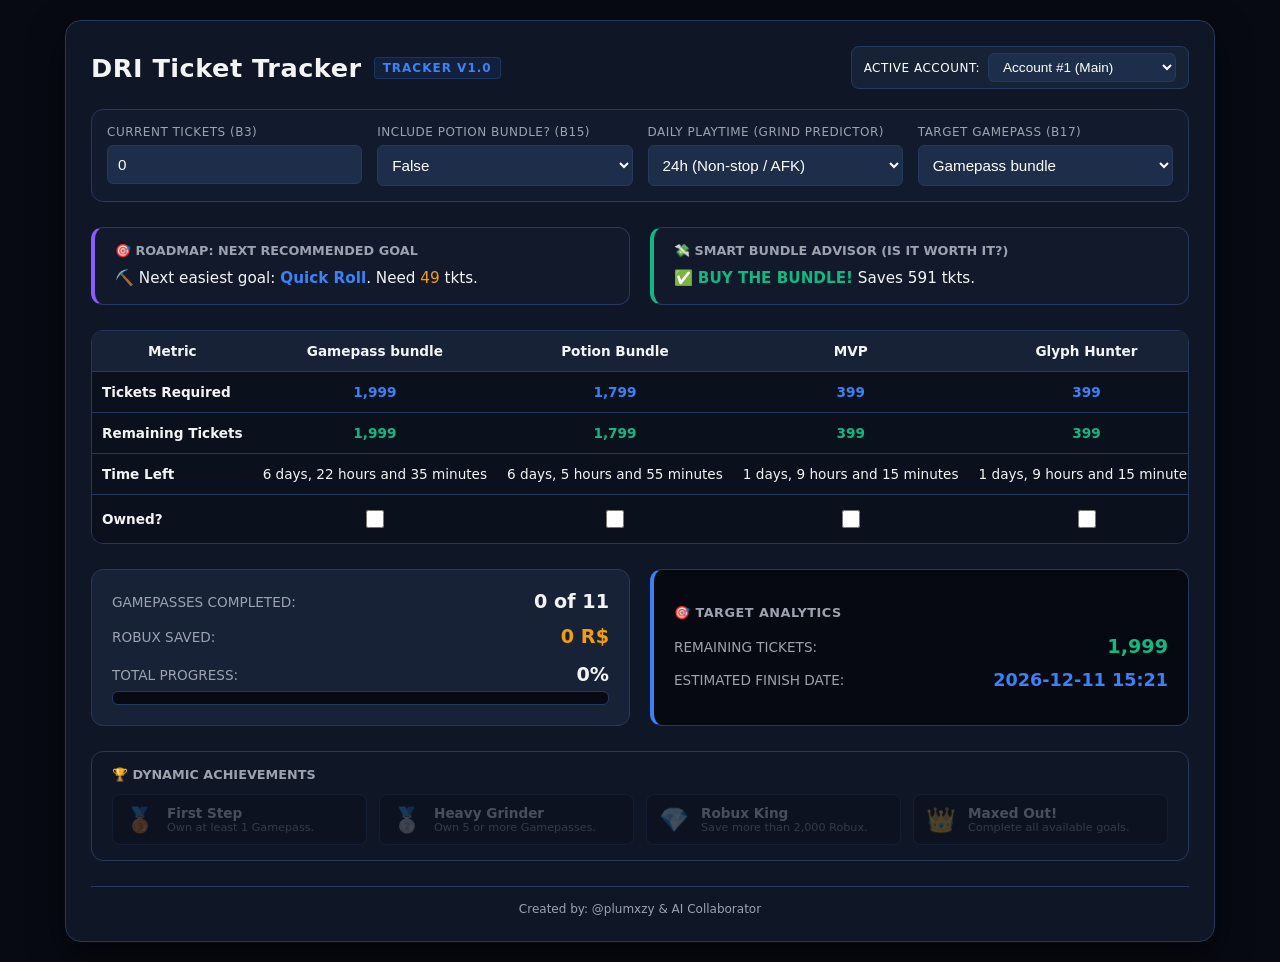
<file: DRI Ticket Tracker.html>
<!DOCTYPE html>
<html lang="en">
<head>
    <meta charset="UTF-8">
    <meta name="viewport" content="width=device-width, initial-scale=1.0">
    <title>DRI Ticket Tracker</title>
    <style>
        :root {
            --bg-dark: #070a13;
            --card-bg: #0f1626;
            --panel-bg: #172237;
            --input-bg: #1e2d4a;
            --border-color: #26395c;
            --text-main: #f3f4f6;
            --text-muted: #9ca3af;
            --blue-glow: #3b82f6;
            --green-glow: #10b981;
            --amber-glow: #f59e0b;
            --purple-glow: #8b5cf6;
            --red-glow: #ef4444;
        }

        body {
            background-color: var(--bg-dark);
            color: var(--text-main);
            font-family: 'Segoe UI', system-ui, sans-serif;
            margin: 0;
            padding: 20px;
            display: flex;
            justify-content: center;
            align-items: center;
            min-height: 100vh;
        }

        .tracker-card {
            background-color: var(--card-bg);
            border: 1px solid var(--border-color);
            border-radius: 16px;
            padding: 25px;
            width: 100%;
            max-width: 1150px;
            box-shadow: 0 15px 35px rgba(0, 0, 0, 0.6);
            box-sizing: border-box;
        }

        .header-area {
            display: flex;
            justify-content: space-between;
            align-items: center;
            margin-bottom: 5px;
            flex-wrap: wrap;
            gap: 10px;
        }
        h1 { font-size: 1.6rem; margin: 0; letter-spacing: 0.5px; }
        
        .section-version { 
            font-size: 0.75rem; 
            font-weight: bold; 
            letter-spacing: 1px;
            padding: 3px 8px;
            border-radius: 4px;
        }
        .v-tracker { color: var(--blue-glow); background: rgba(59, 130, 246, 0.1); border: 1px solid rgba(59, 130, 246, 0.2); }

        .profile-group {
            display: flex;
            align-items: center;
            gap: 8px;
            background: var(--panel-bg);
            padding: 6px 12px;
            border-radius: 8px;
            border: 1px solid var(--border-color);
        }

        .controls-grid {
            display: grid;
            grid-template-columns: repeat(auto-fit, minmax(180px, 1fr));
            gap: 15px;
            margin-bottom: 25px;
            background: rgba(23, 34, 55, 0.4);
            padding: 15px;
            border-radius: 12px;
            border: 1px solid var(--border-color);
        }

        .input-group { display: flex; flex-direction: column; }
        label { font-size: 0.75rem; color: var(--text-muted); margin-bottom: 6px; text-transform: uppercase; letter-spacing: 0.5px; }
        
        input[type="number"], select {
            background-color: var(--input-bg);
            border: 1px solid var(--border-color);
            border-radius: 6px;
            padding: 10px;
            color: white;
            font-size: 0.95rem;
            outline: none;
            transition: border-color 0.2s;
        }
        input[type="number"]:focus, select:focus { border-color: var(--blue-glow); }

        .smart-tools-grid {
            display: grid;
            grid-template-columns: 1fr 1fr;
            gap: 20px;
            margin-bottom: 25px;
        }
        @media (max-width: 768px) { .smart-tools-grid { grid-template-columns: 1fr; } }

        .tool-box {
            background: rgba(23, 34, 55, 0.3);
            border: 1px solid var(--border-color);
            border-radius: 12px;
            padding: 15px 20px;
        }
        .tool-title { font-size: 0.8rem; text-transform: uppercase; color: var(--text-muted); font-weight: bold; margin-bottom: 10px; }
        .tool-content { font-size: 0.95rem; line-height: 1.4; font-weight: 500; }

        .table-wrapper {
            overflow-x: auto;
            border: 1px solid var(--border-color);
            border-radius: 12px;
            background-color: rgba(7, 10, 19, 0.5);
            margin-bottom: 25px;
        }

        table {
            width: 100%;
            border-collapse: collapse;
            text-align: center;
            font-size: 0.85rem;
            min-width: 1000px;
        }

        th, td { padding: 12px 10px; border-bottom: 1px solid var(--border-color); white-space: nowrap; }
        th { background-color: var(--panel-bg); color: var(--text-main); font-weight: 600; }
        tr:last-child td { border-bottom: none; }
        .td-highlight { color: var(--blue-glow); font-weight: bold; }
        .td-remaining { color: var(--green-glow); font-weight: bold; }

        .checkbox-cell { cursor: pointer; width: 18px; height: 18px; accent-color: var(--blue-glow); }

        .bottom-sections {
            display: grid;
            grid-template-columns: 1fr 1fr;
            gap: 20px;
            margin-bottom: 25px;
        }
        @media (max-width: 768px) { .bottom-sections { grid-template-columns: 1fr; } }

        .metrics-panel {
            background: var(--panel-bg);
            border-radius: 12px;
            padding: 20px;
            border: 1px solid var(--border-color);
        }

        .metric-row { display: flex; justify-content: space-between; align-items: center; margin-bottom: 12px; }
        .metric-row:last-child { margin-bottom: 0; }
        .metric-lbl { font-size: 0.85rem; color: var(--text-muted); text-transform: uppercase; }
        .metric-val { font-size: 1.2rem; font-weight: bold; }
        .metric-val.amber { color: var(--amber-glow); }

        .progress-box { margin-top: 15px; }
        .bar-bg { background: var(--bg-dark); height: 12px; border-radius: 6px; overflow: hidden; border: 1px solid var(--border-color); }
        .bar-fill { background: linear-gradient(90deg, var(--blue-glow), var(--green-glow)); width: 0%; height: 100%; transition: width 0.3s; }

        .prediction-panel {
            background: #060912;
            border-radius: 12px;
            padding: 20px;
            border: 1px solid var(--border-color);
            border-left: 4px solid var(--blue-glow);
            display: flex;
            flex-direction: column;
            justify-content: center;
        }
        .pred-title { font-size: 0.8rem; text-transform: uppercase; color: var(--text-muted); letter-spacing: 0.5px; margin-bottom: 15px; font-weight: bold; }

        .achievements-panel {
            background: rgba(15, 22, 38, 0.6);
            border: 1px solid var(--border-color);
            border-radius: 12px;
            padding: 15px 20px;
            margin-bottom: 25px;
        }
        .achievements-title { font-size: 0.8rem; text-transform: uppercase; color: var(--text-muted); font-weight: bold; margin-bottom: 12px; }
        .achievements-grid { display: grid; grid-template-columns: repeat(auto-fit, minmax(200px, 1fr)); gap: 12px; }
        .ach-card {
            background: var(--bg-dark); border: 1px solid var(--border-color); padding: 10px 12px; border-radius: 8px;
            display: flex; align-items: center; gap: 12px; opacity: 0.25; transition: all 0.3s ease;
        }
        .ach-card.unlocked { opacity: 1; border-color: var(--purple-glow); box-shadow: 0 0 10px rgba(139, 92, 246, 0.2); }
        .ach-icon { font-size: 1.5rem; }
        .ach-info { display: flex; flex-direction: column; }
        .ach-name { font-size: 0.85rem; font-weight: bold; color: var(--text-main); }
        .ach-desc { font-size: 0.7rem; color: var(--text-muted); }

        .footer { text-align: center; font-size: 0.75rem; color: var(--text-muted); margin-top: 25px; border-top: 1px solid var(--border-color); padding-top: 15px; }
    </style>
</head>
<body>

<div class="tracker-card">
    
    <div class="header-area">
        <div style="display: flex; align-items: center; gap: 12px;">
            <h1>DRI Ticket Tracker</h1>
            <span class="section-version v-tracker">TRACKER V1.0</span>
        </div>
        <div class="profile-group">
            <label style="margin: 0; color: white;">Active Account:</label>
            <select id="active-profile" onchange="switchProfile()" style="padding: 5px 10px; font-size: 0.85rem;">
                <option value="profile_1">Account #1 (Main)</option>
                <option value="profile_2">Account #2 (Secondary)</option>
                <option value="profile_3">Account #3 (Friend)</option>
            </select>
        </div>
    </div>
    <div style="margin-bottom: 20px;"></div>

    <div class="controls-grid">
        <div class="input-group">
            <label>Current Tickets (B3)</label>
            <input type="number" id="current-tickets" value="0" min="0" oninput="calculateAll()">
        </div>
        <div class="input-group">
            <label>Include Potion Bundle? (B15)</label>
            <select id="include-potion" onchange="calculateAll()">
                <option value="False">False</option>
                <option value="True">True</option>
            </select>
        </div>
        <div class="input-group">
            <label>Daily Playtime (Grind Predictor)</label>
            <select id="daily-hours" onchange="calculateAll()">
                <option value="24">24h (Non-stop / AFK)</option>
                <option value="12">12 hours / day</option>
                <option value="6">6 hours / day</option>
                <option value="4">4 hours / day</option>
                <option value="2">2 hours / day</option>
                <option value="1">1 hour / day</option>
            </select>
        </div>
        <div class="input-group">
            <label>Target Gamepass (B17)</label>
            <select id="target-gamepass" onchange="calculateAll()">
                <option value="Gamepass bundle">Gamepass bundle</option>
                <option value="Potion Bundle">Potion Bundle</option>
                <option value="MVP">MVP</option>
                <option value="Glyph Hunter">Glyph Hunter</option>
                <option value="Rarity Master">Rarity Master</option>
                <option value="Rune Master">Rune Master</option>
                <option value="Double Essence">Double Essence</option>
                <option value="Triple XP">Triple XP</option>
                <option value="Double Coins">Double Coins</option>
                <option value="VIP">VIP</option>
                <option value="Lucky">Lucky</option>
                <option value="Quick Roll">Quick Roll</option>
            </select>
        </div>
    </div>

    <div class="smart-tools-grid">
        <div class="tool-box" style="border-left: 4px solid var(--purple-glow);">
            <div class="tool-title">🎯 Roadmap: Next Recommended Goal</div>
            <div class="tool-content" id="roadmap-suggestion">Calculating next step...</div>
        </div>
        <div class="tool-box" id="bundle-advisor-box" style="border-left: 4px solid var(--amber-glow);">
            <div class="tool-title">💸 Smart Bundle Advisor (Is it worth it?)</div>
            <div class="tool-content" id="bundle-advisor-text">Analyzing owned gamepasses...</div>
        </div>
    </div>

    <div class="table-wrapper">
        <table>
            <thead><tr id="row-headers"><th>Metric</th></tr></thead>
            <tbody>
                <tr id="row-required"><td style="text-align: left; font-weight: bold;">Tickets Required</td></tr>
                <tr id="row-remaining"><td style="text-align: left; font-weight: bold;">Remaining Tickets</td></tr>
                <tr id="row-time"><td style="text-align: left; font-weight: bold;">Time Left</td></tr>
                <tr id="row-owned"><td style="text-align: left; font-weight: bold;">Owned?</td></tr>
            </tbody>
        </table>
    </div>

    <div class="bottom-sections">
        <div class="metrics-panel">
            <div class="metric-row">
                <span class="metric-lbl">Gamepasses Completed:</span>
                <span id="stat-completed" class="metric-val">0 of 11</span>
            </div>
            <div class="metric-row">
                <span class="metric-lbl">Robux Saved:</span>
                <span id="stat-robux" class="metric-val amber">0 R$</span>
            </div>
            <div class="progress-box">
                <div class="metric-row" style="margin-bottom: 5px;">
                    <span class="metric-lbl">Total Progress:</span>
                    <span id="stat-progress" class="metric-val">0%</span>
                </div>
                <div class="bar-bg"><div id="progress-fill" class="bar-fill"></div></div>
            </div>
        </div>

        <div class="prediction-panel">
            <div class="pred-title">🎯 Target Analytics</div>
            <div class="metric-row">
                <span class="metric-lbl">Remaining Tickets:</span>
                <span id="target-rem" class="metric-val" style="color: var(--green-glow);">0</span>
            </div>
            <div class="metric-row">
                <span class="metric-lbl">Estimated Finish Date:</span>
                <span id="target-date" class="metric-val" style="color: var(--blue-glow); font-size:1.1rem;">-</span>
            </div>
        </div>
    </div>

    <div class="achievements-panel">
        <div class="achievements-title">🏆 Dynamic Achievements</div>
        <div class="achievements-grid">
            <div class="ach-card" id="ach-first">
                <div class="ach-icon">🥉</div>
                <div class="ach-info"><span class="ach-name">First Step</span><span class="ach-desc">Own at least 1 Gamepass.</span></div>
            </div>
            <div class="ach-card" id="ach-half">
                <div class="ach-icon">🥈</div>
                <div class="ach-info"><span class="ach-name">Heavy Grinder</span><span class="ach-desc">Own 5 or more Gamepasses.</span></div>
            </div>
            <div class="ach-card" id="ach-rich">
                <div class="ach-icon">💎</div>
                <div class="ach-info"><span class="ach-name">Robux King</span><span class="ach-desc">Save more than 2,000 Robux.</span></div>
            </div>
            <div class="ach-card" id="ach-max">
                <div class="ach-icon">👑</div>
                <div class="ach-info"><span class="ach-name">Maxed Out!</span><span class="ach-desc">Complete all available goals.</span></div>
            </div>
        </div>
    </div>

    <div class="footer">Created by: @plumxzy & AI Collaborator</div>
</div>

<script>
    const gamepasses = [
        { id: "gp_bundle", name: "Gamepass bundle", cost: 1999, isBundle: true, isPotion: false },
        { id: "potion_bundle", name: "Potion Bundle", cost: 1799, isBundle: false, isPotion: true },
        { id: "mvp", name: "MVP", cost: 399, isBundle: false, isPotion: false },
        { id: "glyph", name: "Glyph Hunter", cost: 399, isBundle: false, isPotion: false },
        { id: "rarity", name: "Rarity Master", cost: 399, isBundle: false, isPotion: false },
        { id: "rune", name: "Rune Master", cost: 399, isBundle: false, isPotion: false },
        { id: "essence", name: "Double Essence", cost: 249, isBundle: false, isPotion: false },
        { id: "xp", name: "Triple XP", cost: 249, isBundle: false, isPotion: false },
        { id: "coins", name: "Double Coins", cost: 199, isBundle: false, isPotion: false },
        { id: "vip", name: "VIP", cost: 149, isBundle: false, isPotion: false },
        { id: "lucky", name: "Lucky", cost: 99, isBundle: false, isPotion: false },
        { id: "quick", name: "Quick Roll", cost: 49, isBundle: false, isPotion: false }
    ];

    let isUpdatingCheckboxes = false;

    function buildTrackerTableUI() {
        const headersRow = document.getElementById('row-headers');
        const requiredRow = document.getElementById('row-required');
        const remainingRow = document.getElementById('row-remaining');
        const timeRow = document.getElementById('row-time');
        const ownedRow = document.getElementById('row-owned');

        headersRow.innerHTML = "<th>Metric</th>";
        requiredRow.innerHTML = "<td style='text-align: left; font-weight: bold;'>Tickets Required</td>";
        remainingRow.innerHTML = "<td style='text-align: left; font-weight: bold;'>Remaining Tickets</td>";
        timeRow.innerHTML = "<td style='text-align: left; font-weight: bold;'>Time Left</td>";
        ownedRow.innerHTML = "<td style='text-align: left; font-weight: bold;'>Owned?</td>";

        gamepasses.forEach(gp => {
            const th = document.createElement('th'); th.innerText = gp.name; headersRow.appendChild(th);
            const tdReq = document.createElement('td'); tdReq.className = 'td-highlight'; tdReq.innerText = gp.cost.toLocaleString(); requiredRow.appendChild(tdReq);
            const tdRem = document.createElement('td'); tdRem.id = `rem-${gp.id}`; tdRem.className = 'td-remaining'; remainingRow.appendChild(tdRem);
            const tdTime = document.createElement('td'); tdTime.id = `time-${gp.id}`; timeRow.appendChild(tdTime);
            const tdOwned = document.createElement('td'); tdOwned.innerHTML = `<input type="checkbox" id="check-${gp.id}" class="checkbox-cell" onchange="handleCheckboxChange('${gp.id}')">`; ownedRow.appendChild(tdOwned);
        });
    }

    function formatTime(minutes) {
        if (minutes <= 0) return "0 hours";
        const days = Math.floor(minutes / 1440); const hours = Math.floor((minutes % 1440) / 60); const mins = Math.round(minutes % 60);
        let str = ""; if (days > 0) str += `${days} days, `; if (hours > 0 || days > 0) str += `${hours} hours and `;
        str += `${mins} minutes`; return str;
    }

    function handleCheckboxChange(changedId) {
        if (isUpdatingCheckboxes) return;
        isUpdatingCheckboxes = true;
        const normalPasesIds = gamepasses.filter(gp => !gp.isBundle && !gp.isPotion).map(gp => gp.id);
        if (changedId === 'gp_bundle') {
            const bundleStatus = document.getElementById('check-gp_bundle').checked;
            normalPasesIds.forEach(id => { 
                const el = document.getElementById(`check-${id}`);
                if(el) el.checked = bundleStatus; 
            });
        } else if (normalPasesIds.includes(changedId)) {
            const allNormalsChecked = normalPasesIds.every(id => {
                const el = document.getElementById(`check-${id}`);
                return el ? el.checked : false;
            });
            const bundleEl = document.getElementById('check-gp_bundle');
            if(bundleEl) bundleEl.checked = allNormalsChecked;
        }
        isUpdatingCheckboxes = false;
        calculateAll();
    }

    function switchProfile() { loadProfileData(); }

    function calculateAll() {
        const currentProfile = document.getElementById('active-profile').value;
        const currentTickets = parseInt(document.getElementById('current-tickets').value) || 0;
        const includePotion = document.getElementById('include-potion').value === "True";
        const selectedTargetName = document.getElementById('target-gamepass').value;
        const dailyHours = parseFloat(document.getElementById('daily-hours').value) || 24;

        let totalRobuxSaved = 0; let ownedCount = 0; let maxCompletedPossible = includePotion ? 12 : 11;
        let unownedLoosePasesCostSum = 0; let unownedLooseCount = 0; let nextBestPass = null;

        const saveState = { tickets: currentTickets, includePotion: includePotion, target: selectedTargetName, dailyHours: dailyHours, owned: {} };

        gamepasses.forEach(gp => {
            const cb = document.getElementById(`check-${gp.id}`);
            const isOwned = cb ? cb.checked : false;
            saveState.owned[gp.id] = isOwned;
            let remaining = gp.cost - currentTickets; if (remaining < 0) remaining = 0;

            if (isOwned) {
                remaining = 0;
                if (!gp.isBundle) { if (!gp.isPotion || (gp.isPotion && includePotion)) totalRobuxSaved += gp.cost; }
                if (!gp.isPotion || (gp.isPotion && includePotion)) ownedCount++;
            } else {
                if (!gp.isBundle && !gp.isPotion) {
                    unownedLoosePasesCostSum += gp.cost; unownedLooseCount++;
                    if (!nextBestPass || gp.cost < nextBestPass.cost) nextBestPass = gp;
                }
            }
            const remEl = document.getElementById(`rem-${gp.id}`);
            const timeEl = document.getElementById(`time-${gp.id}`);
            if (remEl) remEl.innerText = remaining.toLocaleString();
            if (timeEl) timeEl.innerText = remaining === 0 ? "0 hours" : formatTime(remaining * 5);
        });

        const mainBundleCb = document.getElementById('check-gp_bundle');
        if (mainBundleCb && mainBundleCb.checked) {
            const potionCb = document.getElementById('check-potion_bundle');
            ownedCount = includePotion && potionCb && potionCb.checked ? 12 : 11;
        }

        localStorage.setItem(`dri_state_${currentProfile}`, JSON.stringify(saveState));
        localStorage.setItem('dri_active_profile_id', currentProfile);

        document.getElementById('stat-completed').innerText = `${ownedCount} of ${maxCompletedPossible}`;
        document.getElementById('stat-robux').innerText = `${totalRobuxSaved.toLocaleString()} R$`;
        const progressPercent = Math.min(Math.round((ownedCount / maxCompletedPossible) * 100), 100);
        document.getElementById('stat-progress').innerText = `${progressPercent}%`;
        document.getElementById('progress-fill').style.width = `${progressPercent}%`;

        const roadmapText = document.getElementById('roadmap-suggestion');
        if ((mainBundleCb && mainBundleCb.checked) || unownedLooseCount === 0) {
            roadmapText.innerHTML = "🎉 <span style='color: var(--green-glow);'>All base gamepasses unlocked! You master the grind.</span>";
        } else if (nextBestPass) {
            if (currentTickets >= nextBestPass.cost) {
                roadmapText.innerHTML = `🔥 Ready to unlock: Buy <span style='color: var(--purple-glow); font-weight:bold;'>${nextBestPass.name}</span> right now!`;
            } else {
                roadmapText.innerHTML = `⛏️ Next easiest goal: <span style='color: var(--blue-glow); font-weight:bold;'>${nextBestPass.name}</span>. Need <span style='color: var(--amber-glow);'>${(nextBestPass.cost - currentTickets).toLocaleString()}</span> tkts.`;
            }
        }

        const advisorText = document.getElementById('bundle-advisor-text');
        const advisorBox = document.getElementById('bundle-advisor-box');
        if ((mainBundleCb && mainBundleCb.checked) || unownedLooseCount === 0) {
            advisorText.innerHTML = "Bundle completed."; advisorBox.style.borderLeftColor = "var(--border-color)";
        } else {
            if (unownedLoosePasesCostSum > 1999) {
                advisorText.innerHTML = `✅ <span style='color: var(--green-glow); font-weight:bold;'>BUY THE BUNDLE!</span> Saves ${(unownedLoosePasesCostSum - 1999).toLocaleString()} tkts.`;
                advisorBox.style.borderLeftColor = "var(--green-glow)";
            } else {
                advisorText.innerHTML = `❌ <span style='color: var(--red-glow); font-weight:bold;'>BUY SEPARATELY!</span> Bundle wastes ${(1999 - unownedLoosePasesCostSum).toLocaleString()} tkts.`;
                advisorBox.style.borderLeftColor = "var(--red-glow)";
            }
        }

        const targetObj = gamepasses.find(gp => gp.name === selectedTargetName);
        if (targetObj) {
            const targetCheck = document.getElementById(`check-${targetObj.id}`);
            const isTargetOwned = targetCheck ? targetCheck.checked : false;
            let targetRem = targetObj.cost - currentTickets; if (targetRem < 0) targetRem = 0;
            document.getElementById('target-rem').innerText = isTargetOwned ? "0" : targetRem.toLocaleString();

            if (isTargetOwned) document.getElementById('target-date').innerText = "Already Owned! 🎉";
            else if (targetRem === 0) document.getElementById('target-date').innerText = "COMPLETED! 🎉";
            else {
                const totalMinutes = ((targetRem * 5) / 60 / dailyHours) * 24 * 60;
                let finishDate = new Date(); 
                finishDate.setMinutes(finishDate.getMinutes() + totalMinutes);
                
                if (!isNaN(finishDate.getTime())) {
                    document.getElementById('target-date').innerText = `${finishDate.getFullYear()}-${String(finishDate.getMonth() + 1).padStart(2,'0')}-${String(finishDate.getDate()).padStart(2,'0')} ${String(finishDate.getHours()).padStart(2,'0')}:${String(finishDate.getMinutes()).padStart(2,'0')}`;
                } else {
                    document.getElementById('target-date').innerText = "-";
                }
            }
        }

        document.getElementById('ach-first').classList.toggle('unlocked', ownedCount >= 1);
        document.getElementById('ach-half').classList.toggle('unlocked', ownedCount >= 5);
        document.getElementById('ach-rich').classList.toggle('unlocked', totalRobuxSaved > 2000);
        document.getElementById('ach-max').classList.toggle('unlocked', ownedCount === maxCompletedPossible);
    }

    function loadProfileData() {
        const currentProfile = document.getElementById('active-profile').value;
        const rawData = localStorage.getItem(`dri_state_${currentProfile}`);
        
        isUpdatingCheckboxes = true;
        gamepasses.forEach(gp => { 
            const cb = document.getElementById(`check-${gp.id}`); 
            if (cb) cb.checked = false; 
        });
        isUpdatingCheckboxes = false;

        if (rawData) {
            try {
                const data = JSON.parse(rawData);
                document.getElementById('current-tickets').value = data.tickets || 0;
                document.getElementById('include-potion').value = data.includePotion ? "True" : "False";
                document.getElementById('target-gamepass').value = data.target || "Gamepass bundle";
                document.getElementById('daily-hours').value = data.dailyHours || "24";

                if (data.owned) {
                    isUpdatingCheckboxes = true;
                    Object.keys(data.owned).forEach(id => { 
                        const cb = document.getElementById(`check-${id}`); 
                        if (cb) cb.checked = data.owned[id]; 
                    });
                    isUpdatingCheckboxes = false;
                }
            } catch(e) { console.error(e); }
        } else {
            document.getElementById('current-tickets').value = 0; document.getElementById('include-potion').value = "False";
            document.getElementById('target-gamepass').value = "Gamepass bundle"; document.getElementById('daily-hours').value = "24";
        }
        calculateAll();
    }

    document.addEventListener("DOMContentLoaded", function() {
        buildTrackerTableUI();

        const lastActiveProfile = localStorage.getItem('dri_active_profile_id');
        if (lastActiveProfile) document.getElementById('active-profile').value = lastActiveProfile;

        loadProfileData();
    });
</script>

</body>
</html>
</file>
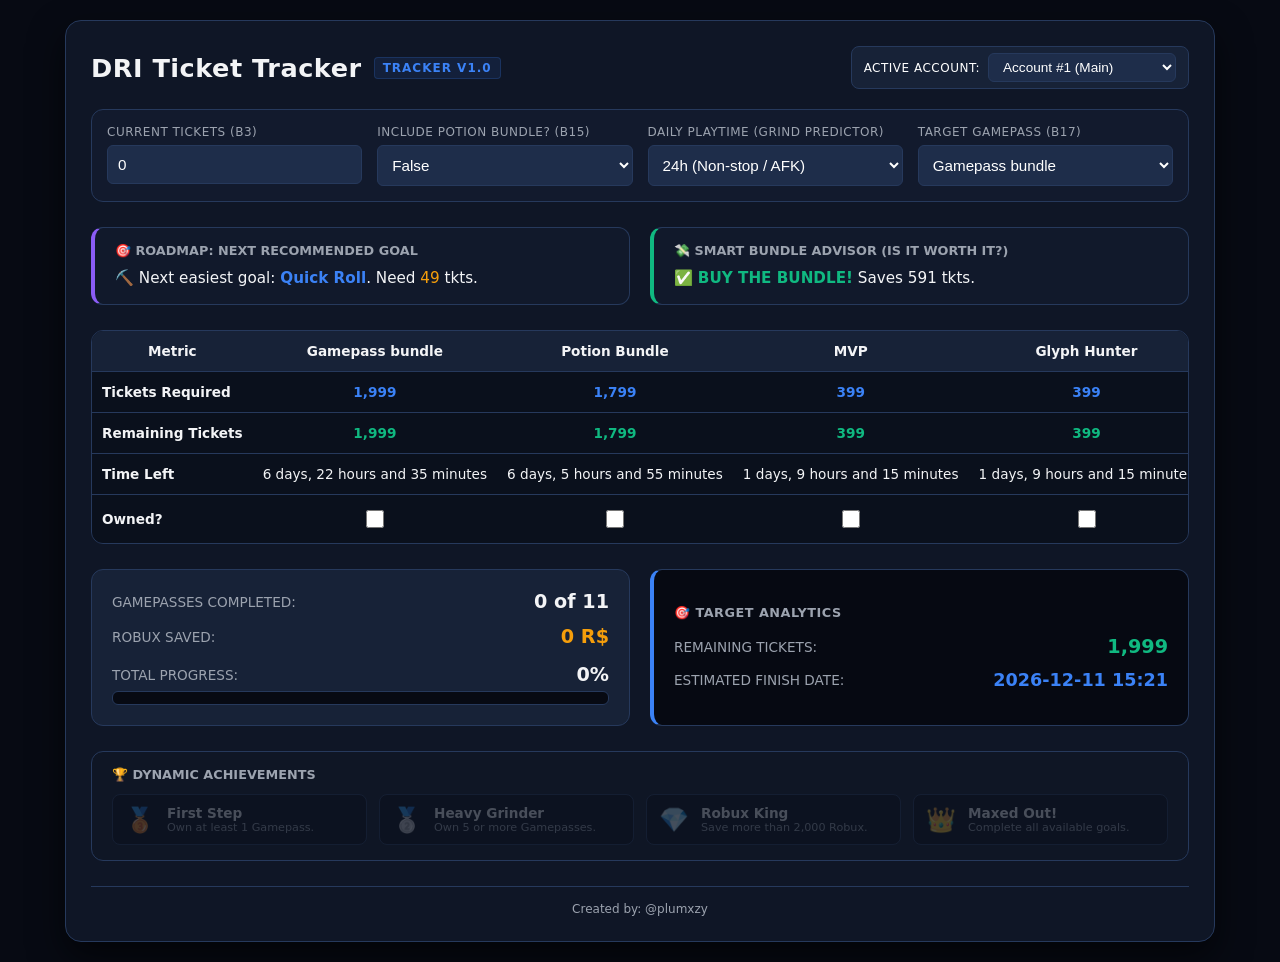
<file: lol.html>
<!DOCTYPE html>
<html lang="en">
<head>
    <meta charset="UTF-8">
    <meta name="viewport" content="width=device-width, initial-scale=1.0">
    <title>DRI Ticket Tracker</title>
    <style>
        :root {
            --bg-dark: #070a13;
            --card-bg: #0f1626;
            --panel-bg: #172237;
            --input-bg: #1e2d4a;
            --border-color: #26395c;
            --text-main: #f3f4f6;
            --text-muted: #9ca3af;
            --blue-glow: #3b82f6;
            --green-glow: #10b981;
            --amber-glow: #f59e0b;
            --purple-glow: #8b5cf6;
            --red-glow: #ef4444;
        }

        body {
            background-color: var(--bg-dark);
            color: var(--text-main);
            font-family: 'Segoe UI', system-ui, sans-serif;
            margin: 0;
            padding: 20px;
            display: flex;
            justify-content: center;
            align-items: center;
            min-height: 100vh;
        }

        .tracker-card {
            background-color: var(--card-bg);
            border: 1px solid var(--border-color);
            border-radius: 16px;
            padding: 25px;
            width: 100%;
            max-width: 1150px;
            box-shadow: 0 15px 35px rgba(0, 0, 0, 0.6);
            box-sizing: border-box;
        }

        .header-area {
            display: flex;
            justify-content: space-between;
            align-items: center;
            margin-bottom: 5px;
            flex-wrap: wrap;
            gap: 10px;
        }
        h1 { font-size: 1.6rem; margin: 0; letter-spacing: 0.5px; }
        
        .section-version { 
            font-size: 0.75rem; 
            font-weight: bold; 
            letter-spacing: 1px;
            padding: 3px 8px;
            border-radius: 4px;
        }
        .v-tracker { color: var(--blue-glow); background: rgba(59, 130, 246, 0.1); border: 1px solid rgba(59, 130, 246, 0.2); }

        .profile-group {
            display: flex;
            align-items: center;
            gap: 8px;
            background: var(--panel-bg);
            padding: 6px 12px;
            border-radius: 8px;
            border: 1px solid var(--border-color);
        }

        .controls-grid {
            display: grid;
            grid-template-columns: repeat(auto-fit, minmax(180px, 1fr));
            gap: 15px;
            margin-bottom: 25px;
            background: rgba(23, 34, 55, 0.4);
            padding: 15px;
            border-radius: 12px;
            border: 1px solid var(--border-color);
        }

        .input-group { display: flex; flex-direction: column; }
        label { font-size: 0.75rem; color: var(--text-muted); margin-bottom: 6px; text-transform: uppercase; letter-spacing: 0.5px; }
        
        input[type="number"], select {
            background-color: var(--input-bg);
            border: 1px solid var(--border-color);
            border-radius: 6px;
            padding: 10px;
            color: white;
            font-size: 0.95rem;
            outline: none;
            transition: border-color 0.2s;
        }
        input[type="number"]:focus, select:focus { border-color: var(--blue-glow); }

        .smart-tools-grid {
            display: grid;
            grid-template-columns: 1fr 1fr;
            gap: 20px;
            margin-bottom: 25px;
        }
        @media (max-width: 768px) { .smart-tools-grid { grid-template-columns: 1fr; } }

        .tool-box {
            background: rgba(23, 34, 55, 0.3);
            border: 1px solid var(--border-color);
            border-radius: 12px;
            padding: 15px 20px;
        }
        .tool-title { font-size: 0.8rem; text-transform: uppercase; color: var(--text-muted); font-weight: bold; margin-bottom: 10px; }
        .tool-content { font-size: 0.95rem; line-height: 1.4; font-weight: 500; }

        .table-wrapper {
            overflow-x: auto;
            border: 1px solid var(--border-color);
            border-radius: 12px;
            background-color: rgba(7, 10, 19, 0.5);
            margin-bottom: 25px;
        }

        table {
            width: 100%;
            border-collapse: collapse;
            text-align: center;
            font-size: 0.85rem;
            min-width: 1000px;
        }

        th, td { padding: 12px 10px; border-bottom: 1px solid var(--border-color); white-space: nowrap; }
        th { background-color: var(--panel-bg); color: var(--text-main); font-weight: 600; }
        tr:last-child td { border-bottom: none; }
        .td-highlight { color: var(--blue-glow); font-weight: bold; }
        .td-remaining { color: var(--green-glow); font-weight: bold; }

        .checkbox-cell { cursor: pointer; width: 18px; height: 18px; accent-color: var(--blue-glow); }

        .bottom-sections {
            display: grid;
            grid-template-columns: 1fr 1fr;
            gap: 20px;
            margin-bottom: 25px;
        }
        @media (max-width: 768px) { .bottom-sections { grid-template-columns: 1fr; } }

        .metrics-panel {
            background: var(--panel-bg);
            border-radius: 12px;
            padding: 20px;
            border: 1px solid var(--border-color);
        }

        .metric-row { display: flex; justify-content: space-between; align-items: center; margin-bottom: 12px; }
        .metric-row:last-child { margin-bottom: 0; }
        .metric-lbl { font-size: 0.85rem; color: var(--text-muted); text-transform: uppercase; }
        .metric-val { font-size: 1.2rem; font-weight: bold; }
        .metric-val.amber { color: var(--amber-glow); }

        .progress-box { margin-top: 15px; }
        .bar-bg { background: var(--bg-dark); height: 12px; border-radius: 6px; overflow: hidden; border: 1px solid var(--border-color); }
        .bar-fill { background: linear-gradient(90deg, var(--blue-glow), var(--green-glow)); width: 0%; height: 100%; transition: width 0.3s; }

        .prediction-panel {
            background: #060912;
            border-radius: 12px;
            padding: 20px;
            border: 1px solid var(--border-color);
            border-left: 4px solid var(--blue-glow);
            display: flex;
            flex-direction: column;
            justify-content: center;
        }
        .pred-title { font-size: 0.8rem; text-transform: uppercase; color: var(--text-muted); letter-spacing: 0.5px; margin-bottom: 15px; font-weight: bold; }

        .achievements-panel {
            background: rgba(15, 22, 38, 0.6);
            border: 1px solid var(--border-color);
            border-radius: 12px;
            padding: 15px 20px;
            margin-bottom: 25px;
        }
        .achievements-title { font-size: 0.8rem; text-transform: uppercase; color: var(--text-muted); font-weight: bold; margin-bottom: 12px; }
        .achievements-grid { display: grid; grid-template-columns: repeat(auto-fit, minmax(200px, 1fr)); gap: 12px; }
        .ach-card {
            background: var(--bg-dark); border: 1px solid var(--border-color); padding: 10px 12px; border-radius: 8px;
            display: flex; align-items: center; gap: 12px; opacity: 0.25; transition: all 0.3s ease;
        }
        .ach-card.unlocked { opacity: 1; border-color: var(--purple-glow); box-shadow: 0 0 10px rgba(139, 92, 246, 0.2); }
        .ach-icon { font-size: 1.5rem; }
        .ach-info { display: flex; flex-direction: column; }
        .ach-name { font-size: 0.85rem; font-weight: bold; color: var(--text-main); }
        .ach-desc { font-size: 0.7rem; color: var(--text-muted); }

        .footer { text-align: center; font-size: 0.75rem; color: var(--text-muted); margin-top: 25px; border-top: 1px solid var(--border-color); padding-top: 15px; }
    </style>
</head>
<body>

<div class="tracker-card">
    
    <div class="header-area">
        <div style="display: flex; align-items: center; gap: 12px;">
            <h1>DRI Ticket Tracker</h1>
            <span class="section-version v-tracker">TRACKER V1.0</span>
        </div>
        <div class="profile-group">
            <label style="margin: 0; color: white;">Active Account:</label>
            <select id="active-profile" onchange="switchProfile()" style="padding: 5px 10px; font-size: 0.85rem;">
                <option value="profile_1">Account #1 (Main)</option>
                <option value="profile_2">Account #2 (Secondary)</option>
                <option value="profile_3">Account #3 (Friend)</option>
            </select>
        </div>
    </div>
    <div style="margin-bottom: 20px;"></div>

    <div class="controls-grid">
        <div class="input-group">
            <label>Current Tickets (B3)</label>
            <input type="number" id="current-tickets" value="0" min="0" oninput="calculateAll()">
        </div>
        <div class="input-group">
            <label>Include Potion Bundle? (B15)</label>
            <select id="include-potion" onchange="calculateAll()">
                <option value="False">False</option>
                <option value="True">True</option>
            </select>
        </div>
        <div class="input-group">
            <label>Daily Playtime (Grind Predictor)</label>
            <select id="daily-hours" onchange="calculateAll()">
                <option value="24">24h (Non-stop / AFK)</option>
                <option value="12">12 hours / day</option>
                <option value="6">6 hours / day</option>
                <option value="4">4 hours / day</option>
                <option value="2">2 hours / day</option>
                <option value="1">1 hour / day</option>
            </select>
        </div>
        <div class="input-group">
            <label>Target Gamepass (B17)</label>
            <select id="target-gamepass" onchange="calculateAll()">
                <option value="Gamepass bundle">Gamepass bundle</option>
                <option value="Potion Bundle">Potion Bundle</option>
                <option value="MVP">MVP</option>
                <option value="Glyph Hunter">Glyph Hunter</option>
                <option value="Rarity Master">Rarity Master</option>
                <option value="Rune Master">Rune Master</option>
                <option value="Double Essence">Double Essence</option>
                <option value="Triple XP">Triple XP</option>
                <option value="Double Coins">Double Coins</option>
                <option value="VIP">VIP</option>
                <option value="Lucky">Lucky</option>
                <option value="Quick Roll">Quick Roll</option>
            </select>
        </div>
    </div>

    <div class="smart-tools-grid">
        <div class="tool-box" style="border-left: 4px solid var(--purple-glow);">
            <div class="tool-title">🎯 Roadmap: Next Recommended Goal</div>
            <div class="tool-content" id="roadmap-suggestion">Calculating next step...</div>
        </div>
        <div class="tool-box" id="bundle-advisor-box" style="border-left: 4px solid var(--amber-glow);">
            <div class="tool-title">💸 Smart Bundle Advisor (Is it worth it?)</div>
            <div class="tool-content" id="bundle-advisor-text">Analyzing owned gamepasses...</div>
        </div>
    </div>

    <div class="table-wrapper">
        <table>
            <thead><tr id="row-headers"><th>Metric</th></tr></thead>
            <tbody>
                <tr id="row-required"><td style="text-align: left; font-weight: bold;">Tickets Required</td></tr>
                <tr id="row-remaining"><td style="text-align: left; font-weight: bold;">Remaining Tickets</td></tr>
                <tr id="row-time"><td style="text-align: left; font-weight: bold;">Time Left</td></tr>
                <tr id="row-owned"><td style="text-align: left; font-weight: bold;">Owned?</td></tr>
            </tbody>
        </table>
    </div>

    <div class="bottom-sections">
        <div class="metrics-panel">
            <div class="metric-row">
                <span class="metric-lbl">Gamepasses Completed:</span>
                <span id="stat-completed" class="metric-val">0 of 11</span>
            </div>
            <div class="metric-row">
                <span class="metric-lbl">Robux Saved:</span>
                <span id="stat-robux" class="metric-val amber">0 R$</span>
            </div>
            <div class="progress-box">
                <div class="metric-row" style="margin-bottom: 5px;">
                    <span class="metric-lbl">Total Progress:</span>
                    <span id="stat-progress" class="metric-val">0%</span>
                </div>
                <div class="bar-bg"><div id="progress-fill" class="bar-fill"></div></div>
            </div>
        </div>

        <div class="prediction-panel">
            <div class="pred-title">🎯 Target Analytics</div>
            <div class="metric-row">
                <span class="metric-lbl">Remaining Tickets:</span>
                <span id="target-rem" class="metric-val" style="color: var(--green-glow);">0</span>
            </div>
            <div class="metric-row">
                <span class="metric-lbl">Estimated Finish Date:</span>
                <span id="target-date" class="metric-val" style="color: var(--blue-glow); font-size:1.1rem;">-</span>
            </div>
        </div>
    </div>

    <div class="achievements-panel">
        <div class="achievements-title">🏆 Dynamic Achievements</div>
        <div class="achievements-grid">
            <div class="ach-card" id="ach-first">
                <div class="ach-icon">🥉</div>
                <div class="ach-info"><span class="ach-name">First Step</span><span class="ach-desc">Own at least 1 Gamepass.</span></div>
            </div>
            <div class="ach-card" id="ach-half">
                <div class="ach-icon">🥈</div>
                <div class="ach-info"><span class="ach-name">Heavy Grinder</span><span class="ach-desc">Own 5 or more Gamepasses.</span></div>
            </div>
            <div class="ach-card" id="ach-rich">
                <div class="ach-icon">💎</div>
                <div class="ach-info"><span class="ach-name">Robux King</span><span class="ach-desc">Save more than 2,000 Robux.</span></div>
            </div>
            <div class="ach-card" id="ach-max">
                <div class="ach-icon">👑</div>
                <div class="ach-info"><span class="ach-name">Maxed Out!</span><span class="ach-desc">Complete all available goals.</span></div>
            </div>
        </div>
    </div>

    <div class="footer">Created by: @plumxzy</div>
</div>

<script>
    const gamepasses = [
        { id: "gp_bundle", name: "Gamepass bundle", cost: 1999, isBundle: true, isPotion: false },
        { id: "potion_bundle", name: "Potion Bundle", cost: 1799, isBundle: false, isPotion: true },
        { id: "mvp", name: "MVP", cost: 399, isBundle: false, isPotion: false },
        { id: "glyph", name: "Glyph Hunter", cost: 399, isBundle: false, isPotion: false },
        { id: "rarity", name: "Rarity Master", cost: 399, isBundle: false, isPotion: false },
        { id: "rune", name: "Rune Master", cost: 399, isBundle: false, isPotion: false },
        { id: "essence", name: "Double Essence", cost: 249, isBundle: false, isPotion: false },
        { id: "xp", name: "Triple XP", cost: 249, isBundle: false, isPotion: false },
        { id: "coins", name: "Double Coins", cost: 199, isBundle: false, isPotion: false },
        { id: "vip", name: "VIP", cost: 149, isBundle: false, isPotion: false },
        { id: "lucky", name: "Lucky", cost: 99, isBundle: false, isPotion: false },
        { id: "quick", name: "Quick Roll", cost: 49, isBundle: false, isPotion: false }
    ];

    let isUpdatingCheckboxes = false;

    function buildTrackerTableUI() {
        const headersRow = document.getElementById('row-headers');
        const requiredRow = document.getElementById('row-required');
        const remainingRow = document.getElementById('row-remaining');
        const timeRow = document.getElementById('row-time');
        const ownedRow = document.getElementById('row-owned');

        headersRow.innerHTML = "<th>Metric</th>";
        requiredRow.innerHTML = "<td style='text-align: left; font-weight: bold;'>Tickets Required</td>";
        remainingRow.innerHTML = "<td style='text-align: left; font-weight: bold;'>Remaining Tickets</td>";
        timeRow.innerHTML = "<td style='text-align: left; font-weight: bold;'>Time Left</td>";
        ownedRow.innerHTML = "<td style='text-align: left; font-weight: bold;'>Owned?</td>";

        gamepasses.forEach(gp => {
            const th = document.createElement('th'); th.innerText = gp.name; headersRow.appendChild(th);
            const tdReq = document.createElement('td'); tdReq.className = 'td-highlight'; tdReq.innerText = gp.cost.toLocaleString(); requiredRow.appendChild(tdReq);
            const tdRem = document.createElement('td'); tdRem.id = `rem-${gp.id}`; tdRem.className = 'td-remaining'; remainingRow.appendChild(tdRem);
            const tdTime = document.createElement('td'); tdTime.id = `time-${gp.id}`; timeRow.appendChild(tdTime);
            const tdOwned = document.createElement('td'); tdOwned.innerHTML = `<input type="checkbox" id="check-${gp.id}" class="checkbox-cell" onchange="handleCheckboxChange('${gp.id}')">`; ownedRow.appendChild(tdOwned);
        });
    }

    function formatTime(minutes) {
        if (minutes <= 0) return "0 hours";
        const days = Math.floor(minutes / 1440); const hours = Math.floor((minutes % 1440) / 60); const mins = Math.round(minutes % 60);
        let str = ""; if (days > 0) str += `${days} days, `; if (hours > 0 || days > 0) str += `${hours} hours and `;
        str += `${mins} minutes`; return str;
    }

    function handleCheckboxChange(changedId) {
        if (isUpdatingCheckboxes) return;
        isUpdatingCheckboxes = true;
        const normalPasesIds = gamepasses.filter(gp => !gp.isBundle && !gp.isPotion).map(gp => gp.id);
        if (changedId === 'gp_bundle') {
            const bundleStatus = document.getElementById('check-gp_bundle').checked;
            normalPasesIds.forEach(id => { 
                const el = document.getElementById(`check-${id}`);
                if(el) el.checked = bundleStatus; 
            });
        } else if (normalPasesIds.includes(changedId)) {
            const allNormalsChecked = normalPasesIds.every(id => {
                const el = document.getElementById(`check-${id}`);
                return el ? el.checked : false;
            });
            const bundleEl = document.getElementById('check-gp_bundle');
            if(bundleEl) bundleEl.checked = allNormalsChecked;
        }
        isUpdatingCheckboxes = false;
        calculateAll();
    }

    function switchProfile() { loadProfileData(); }

    function calculateAll() {
        const currentProfile = document.getElementById('active-profile').value;
        const currentTickets = parseInt(document.getElementById('current-tickets').value) || 0;
        const includePotion = document.getElementById('include-potion').value === "True";
        const selectedTargetName = document.getElementById('target-gamepass').value;
        const dailyHours = parseFloat(document.getElementById('daily-hours').value) || 24;

        let totalRobuxSaved = 0; let ownedCount = 0; let maxCompletedPossible = includePotion ? 12 : 11;
        let unownedLoosePasesCostSum = 0; let unownedLooseCount = 0; let nextBestPass = null;

        const saveState = { tickets: currentTickets, includePotion: includePotion, target: selectedTargetName, dailyHours: dailyHours, owned: {} };

        gamepasses.forEach(gp => {
            const cb = document.getElementById(`check-${gp.id}`);
            const isOwned = cb ? cb.checked : false;
            saveState.owned[gp.id] = isOwned;
            let remaining = gp.cost - currentTickets; if (remaining < 0) remaining = 0;

            if (isOwned) {
                remaining = 0;
                if (!gp.isBundle) { if (!gp.isPotion || (gp.isPotion && includePotion)) totalRobuxSaved += gp.cost; }
                if (!gp.isPotion || (gp.isPotion && includePotion)) ownedCount++;
            } else {
                if (!gp.isBundle && !gp.isPotion) {
                    unownedLoosePasesCostSum += gp.cost; unownedLooseCount++;
                    if (!nextBestPass || gp.cost < nextBestPass.cost) nextBestPass = gp;
                }
            }
            const remEl = document.getElementById(`rem-${gp.id}`);
            const timeEl = document.getElementById(`time-${gp.id}`);
            if (remEl) remEl.innerText = remaining.toLocaleString();
            if (timeEl) timeEl.innerText = remaining === 0 ? "0 hours" : formatTime(remaining * 5);
        });

        const mainBundleCb = document.getElementById('check-gp_bundle');
        if (mainBundleCb && mainBundleCb.checked) {
            const potionCb = document.getElementById('check-potion_bundle');
            ownedCount = includePotion && potionCb && potionCb.checked ? 12 : 11;
        }

        localStorage.setItem(`dri_state_${currentProfile}`, JSON.stringify(saveState));
        localStorage.setItem('dri_active_profile_id', currentProfile);

        document.getElementById('stat-completed').innerText = `${ownedCount} of ${maxCompletedPossible}`;
        document.getElementById('stat-robux').innerText = `${totalRobuxSaved.toLocaleString()} R$`;
        const progressPercent = Math.min(Math.round((ownedCount / maxCompletedPossible) * 100), 100);
        document.getElementById('stat-progress').innerText = `${progressPercent}%`;
        document.getElementById('progress-fill').style.width = `${progressPercent}%`;

        const roadmapText = document.getElementById('roadmap-suggestion');
        if ((mainBundleCb && mainBundleCb.checked) || unownedLooseCount === 0) {
            roadmapText.innerHTML = "🎉 <span style='color: var(--green-glow);'>All base gamepasses unlocked! You master the grind.</span>";
        } else if (nextBestPass) {
            if (currentTickets >= nextBestPass.cost) {
                roadmapText.innerHTML = `🔥 Ready to unlock: Buy <span style='color: var(--purple-glow); font-weight:bold;'>${nextBestPass.name}</span> right now!`;
            } else {
                roadmapText.innerHTML = `⛏️ Next easiest goal: <span style='color: var(--blue-glow); font-weight:bold;'>${nextBestPass.name}</span>. Need <span style='color: var(--amber-glow);'>${(nextBestPass.cost - currentTickets).toLocaleString()}</span> tkts.`;
            }
        }

        const advisorText = document.getElementById('bundle-advisor-text');
        const advisorBox = document.getElementById('bundle-advisor-box');
        if ((mainBundleCb && mainBundleCb.checked) || unownedLooseCount === 0) {
            advisorText.innerHTML = "Bundle completed."; advisorBox.style.borderLeftColor = "var(--border-color)";
        } else {
            if (unownedLoosePasesCostSum > 1999) {
                advisorText.innerHTML = `✅ <span style='color: var(--green-glow); font-weight:bold;'>BUY THE BUNDLE!</span> Saves ${(unownedLoosePasesCostSum - 1999).toLocaleString()} tkts.`;
                advisorBox.style.borderLeftColor = "var(--green-glow)";
            } else {
                advisorText.innerHTML = `❌ <span style='color: var(--red-glow); font-weight:bold;'>BUY SEPARATELY!</span> Bundle wastes ${(1999 - unownedLoosePasesCostSum).toLocaleString()} tkts.`;
                advisorBox.style.borderLeftColor = "var(--red-glow)";
            }
        }

        const targetObj = gamepasses.find(gp => gp.name === selectedTargetName);
        if (targetObj) {
            const targetCheck = document.getElementById(`check-${targetObj.id}`);
            const isTargetOwned = targetCheck ? targetCheck.checked : false;
            let targetRem = targetObj.cost - currentTickets; if (targetRem < 0) targetRem = 0;
            document.getElementById('target-rem').innerText = isTargetOwned ? "0" : targetRem.toLocaleString();

            if (isTargetOwned) document.getElementById('target-date').innerText = "Already Owned! 🎉";
            else if (targetRem === 0) document.getElementById('target-date').innerText = "COMPLETED! 🎉";
            else {
                const totalMinutes = ((targetRem * 5) / 60 / dailyHours) * 24 * 60;
                let finishDate = new Date(); 
                finishDate.setMinutes(finishDate.getMinutes() + totalMinutes);
                
                if (!isNaN(finishDate.getTime())) {
                    document.getElementById('target-date').innerText = `${finishDate.getFullYear()}-${String(finishDate.getMonth() + 1).padStart(2,'0')}-${String(finishDate.getDate()).padStart(2,'0')} ${String(finishDate.getHours()).padStart(2,'0')}:${String(finishDate.getMinutes()).padStart(2,'0')}`;
                } else {
                    document.getElementById('target-date').innerText = "-";
                }
            }
        }

        document.getElementById('ach-first').classList.toggle('unlocked', ownedCount >= 1);
        document.getElementById('ach-half').classList.toggle('unlocked', ownedCount >= 5);
        document.getElementById('ach-rich').classList.toggle('unlocked', totalRobuxSaved > 2000);
        document.getElementById('ach-max').classList.toggle('unlocked', ownedCount === maxCompletedPossible);
    }

    function loadProfileData() {
        const currentProfile = document.getElementById('active-profile').value;
        const rawData = localStorage.getItem(`dri_state_${currentProfile}`);
        
        isUpdatingCheckboxes = true;
        gamepasses.forEach(gp => { 
            const cb = document.getElementById(`check-${gp.id}`); 
            if (cb) cb.checked = false; 
        });
        isUpdatingCheckboxes = false;

        if (rawData) {
            try {
                const data = JSON.parse(rawData);
                document.getElementById('current-tickets').value = data.tickets || 0;
                document.getElementById('include-potion').value = data.includePotion ? "True" : "False";
                document.getElementById('target-gamepass').value = data.target || "Gamepass bundle";
                document.getElementById('daily-hours').value = data.dailyHours || "24";

                if (data.owned) {
                    isUpdatingCheckboxes = true;
                    Object.keys(data.owned).forEach(id => { 
                        const cb = document.getElementById(`check-${id}`); 
                        if (cb) cb.checked = data.owned[id]; 
                    });
                    isUpdatingCheckboxes = false;
                }
            } catch(e) { console.error(e); }
        } else {
            document.getElementById('current-tickets').value = 0; document.getElementById('include-potion').value = "False";
            document.getElementById('target-gamepass').value = "Gamepass bundle"; document.getElementById('daily-hours').value = "24";
        }
        calculateAll();
    }

    document.addEventListener("DOMContentLoaded", function() {
        buildTrackerTableUI();

        const lastActiveProfile = localStorage.getItem('dri_active_profile_id');
        if (lastActiveProfile) document.getElementById('active-profile').value = lastActiveProfile;

        loadProfileData();
    });
</script>

</body>
</html>
</file>
